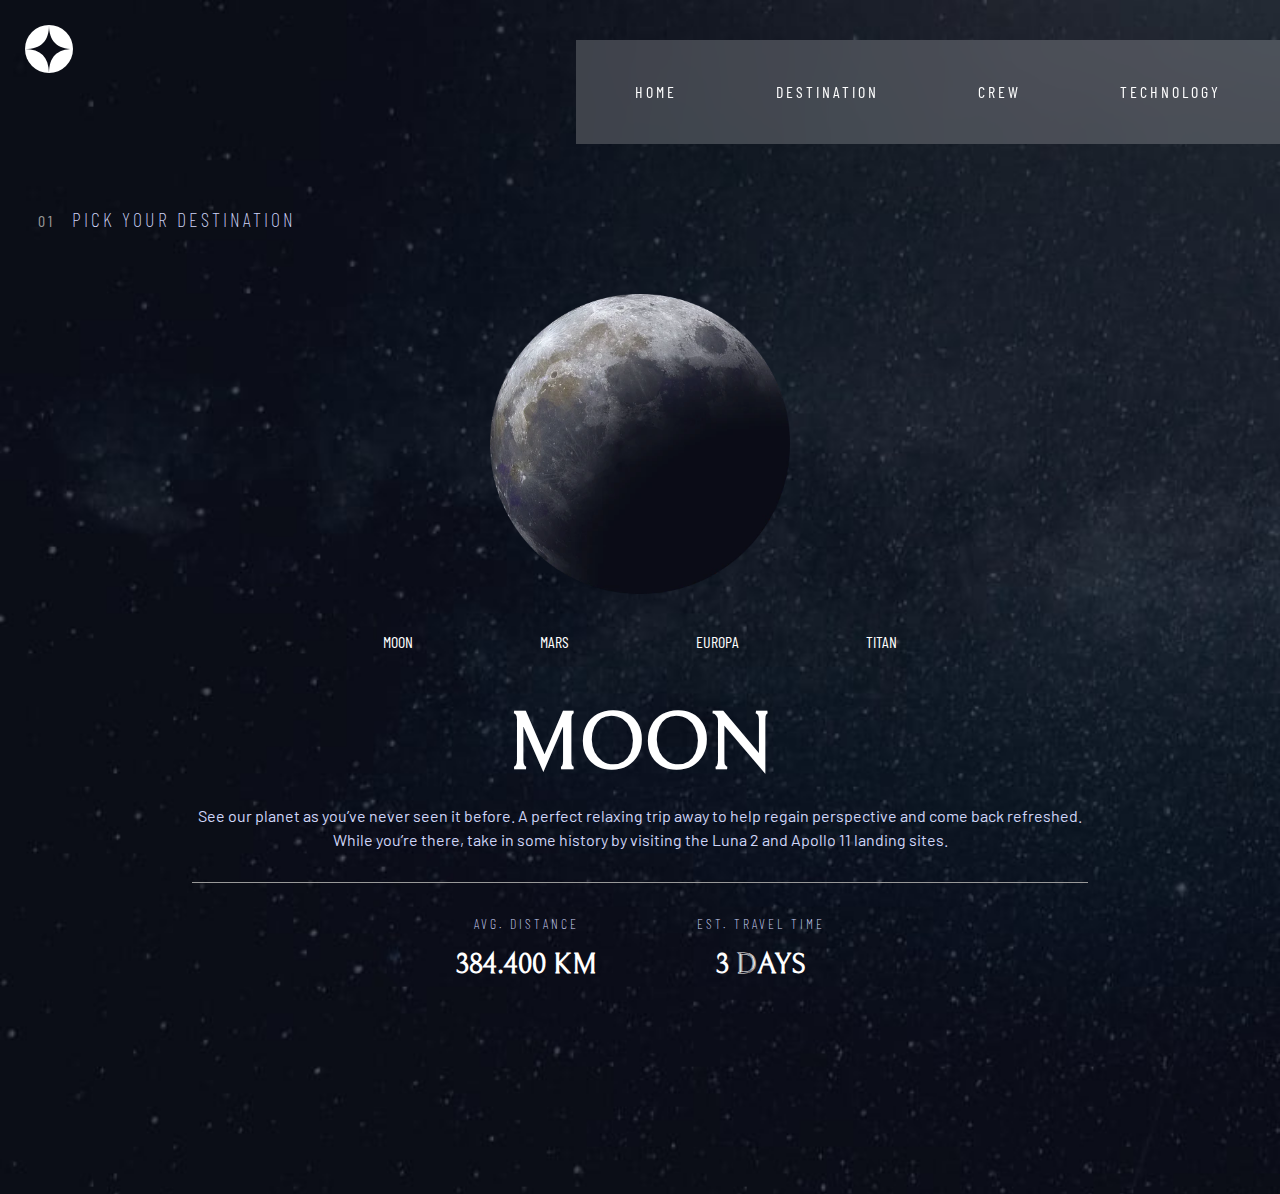
<file: index.html>
<!DOCTYPE html>
<html lang="en">
  <head>
    <meta charset="UTF-8" />
    <meta http-equiv="X-UA-Compatible" content="IE=edge" />
    <meta name="viewport" content="width=device-width, initial-scale=1.0" />
    <title>Space Tourism</title>
    <link rel="preconnect" href="https://fonts.googleapis.com" />
    <link rel="preconnect" href="https://fonts.gstatic.com" crossorigin />
    <link
      href="https://fonts.googleapis.com/css2?family=Barlow&family=Barlow+Condensed:wght@400;600&family=Bellefair&display=swap"
      rel="stylesheet"
    />
    <link rel="stylesheet" href="css/normalize.css" />
    <link rel="stylesheet" href="css/destination.css" />
    <script src="js/index.js" defer></script>
  </head>
  <body>
    <header>
      <figure class="logo"><img src="icons/logo.svg" alt="" /></figure>
      <div id="data-open-menu" class="hamburger">
        <img src="icons/icon-hamburger.svg" alt="" />
      </div>
      <div id="data-close-menu" class="hamburger-close hamburger-visible">
        <img src="icons/icon-close.svg" alt="" />
      </div>
      <nav>
        <ul class="nav-list">
          <li>
            <span>00</span>
            <a href="#">home</a>
          </li>
          <li>
            <span>01</span>
            <a href="#">destination</a>
          </li>
          <li>
            <span>02</span>
            <a href="#">crew</a>
          </li>
          <li>
            <span>03</span>
            <a href="#">technology</a>
          </li>
        </ul>
      </nav>
    </header>

    <main class="destination">
      <h3><span id="alternate--font-color">01</span> pick your destination</h3>
      <figure>
        <img class="planet" src="images/image-moon.webp" alt="" />
      </figure>
      <article class="info-container">
        <section>
          <ul class="planet-selection">
            <li><a href="#">moon</a></li>
            <li><a href="#">mars</a></li>
            <li><a href="#">europa</a></li>
            <li><a href="#">titan</a></li>
          </ul>
        </section>
        <section id="planet-name">
          <h1>moon</h1>
          <p>
            See our planet as you’ve never seen it before. A perfect relaxing
            trip away to help regain perspective and come back refreshed. While
            you’re there, take in some history by visiting the Luna 2 and Apollo
            11 landing sites.
          </p>
        </section>
        <div id="separator"></div>
        <div class="planet-statistics">
          <section>
            <h3>avg. distance</h3>
            <h2>384.400 km</h2>
          </section>
          <section>
            <h3>est. travel time</h3>
            <h2>3 days</h2>
          </section>
        </div>
      </article>
    </main>
  </body>
</html>
</file>
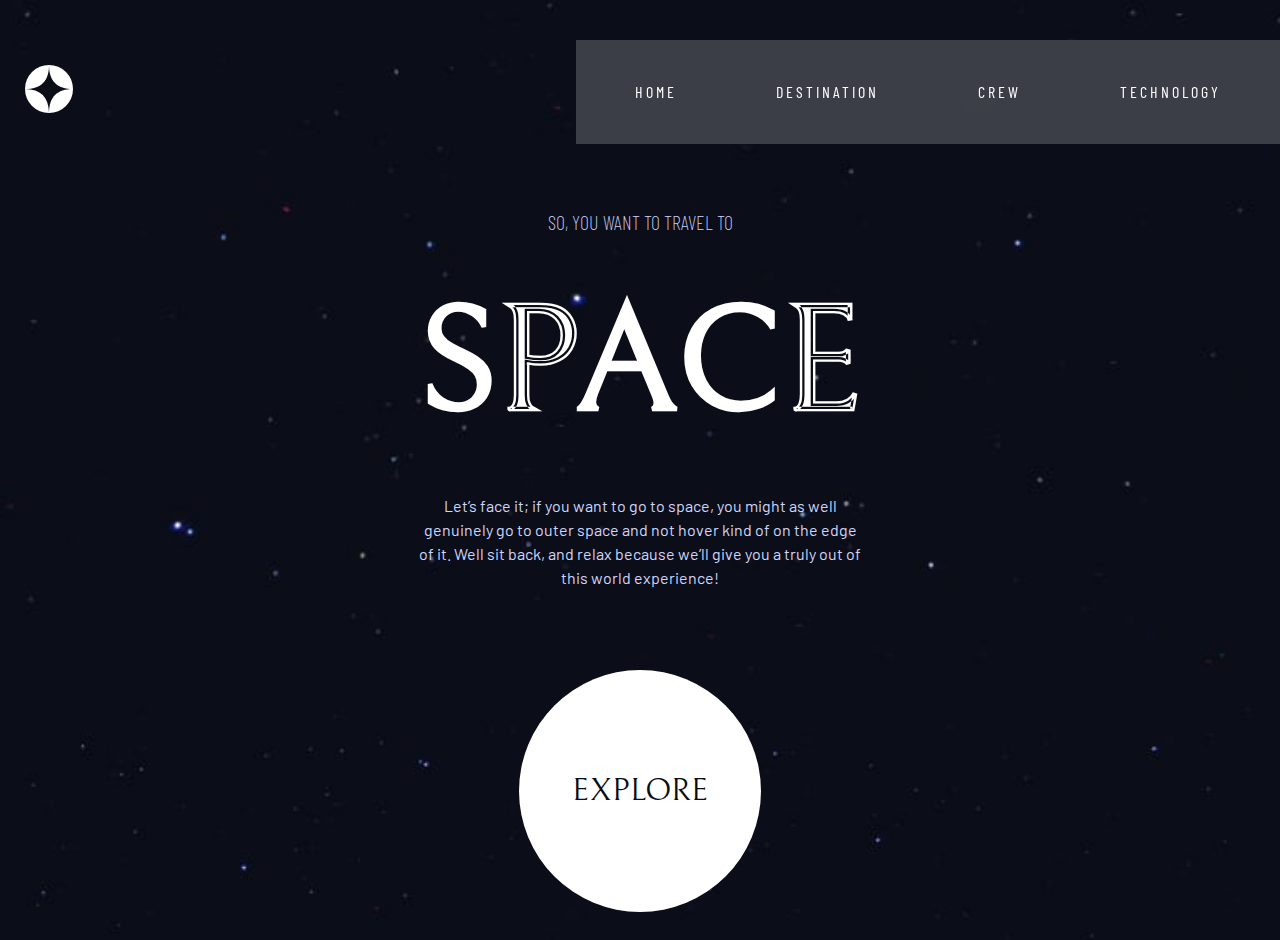
<file: main.html>
<!DOCTYPE html>
<html lang="en">
  <head>
    <meta charset="UTF-8" />
    <meta http-equiv="X-UA-Compatible" content="IE=edge" />
    <meta name="viewport" content="width=device-width, initial-scale=1.0" />
    <title>Space Tourism</title>
    <link rel="preconnect" href="https://fonts.googleapis.com" />
    <link rel="preconnect" href="https://fonts.gstatic.com" crossorigin />
    <link
      href="https://fonts.googleapis.com/css2?family=Barlow&family=Barlow+Condensed:wght@400;600&family=Bellefair&display=swap"
      rel="stylesheet"
    />
    <link rel="stylesheet" href="css/normalize.css" />
    <link rel="stylesheet" href="css/style.css" />
    <script src="js/index.js" defer></script>
  </head>
  <body>
    <header>
      <figure class="logo"><img src="icons/logo.svg" alt="" /></figure>
      <div id="data-open-menu" class="hamburger">
        <img src="icons/icon-hamburger.svg" alt="" />
      </div>
      <div id="data-close-menu" class="hamburger-close hamburger-visible">
        <img src="icons/icon-close.svg" alt="" />
      </div>
      <nav>
        <ul class="nav-list">
          <li>
            <span>00</span>
            <a href="#">home</a>
          </li>
          <li>
            <span>01</span>
            <a href="#">destination</a>
          </li>
          <li>
            <span>02</span>
            <a href="#">crew</a>
          </li>
          <li>
            <span>03</span>
            <a href="#">technology</a>
          </li>
        </ul>
      </nav>
    </header>

    <main>
      <article class="mainpage">
        <h3>so, you want to travel to</h3>
        <h1>space</h1>
        <p>
          Let’s face it; if you want to go to space, you might as well genuinely
          go to outer space and not hover kind of on the edge of it. Well sit
          back, and relax because we’ll give you a truly out of this world
          experience!
        </p>
      </article>
      <figure id="main-explore-container">
        <a href="#">
          <button id="explore">explore</button>
        </a>
      </figure>
    </main>
  </body>
</html>
</file>
<file: css/destination.css>
:root {
  --text-color: #d0d6f9;
  --alternate-font-color: hsl(0, 0%, 60%);
  --font-family-barlow-cond: "Barlow Condensed", sans-serif;
}

*,
*::before,
*::after {
  box-sizing: border-box;
  margin: 0;
  padding: 0;
}

html {
  font-size: 62.5%;
}

body {
  font-size: 1.5rem;
  font-family: "Barlow", sans-serif;
  line-height: 1.5;
  color: var(--text-color);
  text-align: center;

  overflow-inline: hidden;

  max-width: 100vw;
  min-height: 100vh;

  background-image: url(../images/background-destination-mobile.jpg);
  background-repeat: no-repeat;
  background-size: cover;
}

/* ##################################TYPOGRAPHY################################# */

h1,
h2 {
  text-transform: uppercase;
  font-family: "Bellefair", serif;
  color: white;
}

h1 {
  font-size: 8rem;
  margin: 0;
}

h2 {
  font-size: 2.8rem;
}

h3 {
  font-size: 1.6rem;
  font-family: "Barlow Condensed", sans-serif;
  letter-spacing: 3px;
  text-transform: uppercase;
  color: var(--text-color);
  font-weight: 200;
}

@media (min-width: 768px) {
  body {
    font-size: 1.6rem;
    background-image: url(../images/background-destination-tablet.jpg);
  }

  h1 {
    font-size: 8rem;
  }

  h2 {
    font-size: 8rem;
  }

  h3 {
    font-size: 2rem;
  }
}

@media (min-width: 1440px) {
  body {
    font-size: 1.8rem;
    background-image: url(../images/background-destination-desktop.jpg);
  }

  h1 {
    font-size: 10rem;
  }

  h2 {
    font-size: 10rem;
  }

  h3 {
    font-size: 2.8rem;
    word-spacing: 8px;
    letter-spacing: 4.72px;
  }
}

/* #################################### LINKS ############################################ */

a,
a:visited {
  text-decoration: none;
  color: white;
}

/* #################################### NAVBAR ###########################################*/

header {
  height: 15vh;

  z-index: 8888;
}

.logo {
  position: absolute;
  top: 2.5rem;
  left: 2.5rem;
}

.hamburger,
.hamburger-close {
  display: none;

  cursor: pointer;

  position: absolute;
  top: 4rem;
  right: 2.5rem;
  z-index: 9999;
}

nav {
  height: 100%;
  width: 65vw;

  margin-left: auto;

  position: absolute;
  right: 0;
}

.nav-list {
  height: 100%;
  padding: 14rem 0 0 3rem;

  list-style: none;
  font-family: var(--font-family-barlow-cond);
  letter-spacing: 3px;
  font-size: 1.6rem;
  text-transform: uppercase;
  text-align: left;

  background-color: hsla(0, 0%, 100%, 0.2);
  backdrop-filter: blur(20px);

  display: flex;
  flex-direction: column;

  gap: 3rem;

  transform: translateX(0);
  transition: 0.5s ease-in;
}

@supports (backdrop-filter: blur(20px)) {
  .nav-list {
    background-color: hsla(0, 0%, 100%, 0.2);
    backdrop-filter: blur(20px);
  }
}

.nav-list li > span {
  font-weight: bolder;
  margin-right: 1rem;
  font-size: 2rem;
}

.hide {
  transform: translateX(80vw);
  opacity: 0.2;
}

.hamburger-visible {
  display: block;
}

@media (min-width: 768px) {
  header {
    margin-top: 4rem;
    margin-bottom: 15rem;
    height: fit-content;
  }

  nav {
    height: 100%;
    width: 55vw;

    position: inherit;
  }

  .nav-list {
    height: 100%;
    width: 100%;
    padding: 4rem 2rem;

    flex-direction: row;
    justify-content: space-around;
    gap: 2rem;

    transform: translateX(0);
    opacity: 1;
  }

  .nav-list li > span {
    display: none;
  }

  .nav-list > li {
    position: relative;
  }

  .nav-list > li::after {
    content: "";
    display: none;
    width: 100%;
    height: 3px;
    background-color: white;

    position: absolute;
    bottom: -4rem;
  }

  .nav-list > li:hover::after {
    display: block;
  }

  .hamburger,
  .hamburger-close {
    display: none;
  }
}

@media (min-width: 1440px) {
  header {
    margin-bottom: 30rem;
  }

  .nav {
    position: inherit;
  }

  .nav-list {
    padding: 4rem 3rem;
  }

  .nav-list li > span {
    display: inline-block;
  }
}

/* ..............::::::::::: [ MOON ] :::::::::::::............... */

.destination {
  width: 70vw;
  min-height: 100vh;

  margin-inline: auto;

  display: flex;
  flex-direction: column;
  gap: 3rem;
}

#alternate--font-color {
  color: var(--alternate-font-color);
  font-weight: bolder;
  margin-right: 1rem;
  font-size: 1.6rem;
}

.planet {
  width: 170px;
  aspect-ratio: 1;
}

.info-container {
  display: flex;
  flex-direction: column;
  gap: 3rem;
}

.planet-selection {
  list-style: none;
  text-transform: uppercase;
  font-size: 1.4rem;
  font-family: var(--font-family-barlow-cond);

  display: flex;
  justify-content: space-around;
}

.planet-selection > li {
  position: relative;
}

.planet-selection > li::after {
  content: "";
  display: none;
  height: 2px;
  width: 100%;
  background-color: white;

  position: absolute;
  bottom: -9px;
  left: 0;
}

.planet-selection > li:hover::after {
  display: block;
}

#separator {
  height: 1px;
  background-color: var(--alternate-font-color);
}

.planet-statistics {
  margin-bottom: 6rem;

  display: flex;
  flex-direction: column;
  gap: 3rem;
}

.planet-statistics section > h3 {
  margin-bottom: 1rem;
}

@media (min-width: 768px) {
  .destination {
    position: relative;
  }

  .destination > h3 {
    position: absolute;
    top: -9rem;
    left: -12vw;
  }

  .planet {
    width: 300px;
  }

  .planet-selection {
    font-size: 1.6rem;
    width: 50vw;
    margin-inline: auto;
  }

  .planet-statistics {
    margin-bottom: 2rem;
    margin-inline: auto;
    flex-direction: row;
    gap: 10rem;
  }

  .planet-statistics section > h3 {
    font-size: 1.4rem;
  }

  .planet-statistics section > h2 {
    font-size: 2.8rem;
  }
}

@media (min-width: 1440px) {
  .destination {
    display: grid;
    grid-template-columns: 1fr 1fr;
  }

  .planet {
    width: 445px;
  }

  .info-container {
    text-align: left;
    gap: 4rem;
  }

  .planet-selection {
    width: 100%;
    margin-inline: 0;
    justify-content: flex-start;
    gap: 6rem;
  }

  #separator {
    margin-top: 5rem;
    width: 75%;
  }

  #planet-name {
    width: 45ch;
  }

  .planet-statistics {
    margin-inline: 0;
  }

  .destination > h3 {
    left: 3vw;
    top: -15rem;
  }
}
</file>
<file: css/style.css>
:root {
  --text-color: #d0d6f9;
  --font-family-barlow-cond: "Barlow Condensed", sans-serif;
}

*,
*::before,
*::after {
  box-sizing: border-box;
  margin: 0;
  padding: 0;
}

html {
  font-size: 62.5%;
}

body {
  font-size: 1.5rem;
  font-family: "Barlow", sans-serif;
  line-height: 1.5;
  color: var(--text-color);
  text-align: center;

  overflow: hidden;

  max-width: 100vw;
  height: 100vh;

  background-image: url(../images/background-home-mobile.jpg);
  background-repeat: no-repeat;
  background-size: cover;
}

/* ##################################TYPOGRAPHY################################# */

h1,
h2 {
  text-transform: uppercase;
  font-family: "Bellefair", serif;
  color: white;
}

h1 {
  font-size: 8rem;
  margin: 0;
}

h2 {
  font-size: 5.6rem;
}

h3 {
  font-size: 1.6rem;
  font-family: "Barlow Condensed", sans-serif;
  text-transform: uppercase;
  color: var(--text-color);
  font-weight: 200;
}

@media (min-width: 768px) {
  body {
    font-size: 1.6rem;
    background-image: url(../images/background-home-tablet.jpg);
  }

  h1 {
    font-size: 15rem;
  }

  h2 {
    font-size: 8rem;
  }

  h3 {
    font-size: 2rem;
  }
}

@media (min-width: 1440px) {
  body {
    font-size: 1.8rem;
    background-image: url(../images/background-home-desktop.jpg);
  }

  h2 {
    font-size: 10rem;
  }

  h3 {
    font-size: 2.8rem;
    word-spacing: 8px;
    letter-spacing: 4.72px;
  }
}

/* #################################### LINKS ############################################ */

a,
a:visited {
  text-decoration: none;
  color: white;
}

/* #################################### NAVBAR ###########################################*/

header {
  height: 100%;

  position: relative;
  z-index: 8888;
}

.logo {
  position: absolute;
  top: 2.5rem;
  left: 2.5rem;
}

.hamburger,
.hamburger-close {
  display: none;

  cursor: pointer;

  position: absolute;
  top: 4rem;
  right: 2.5rem;
  z-index: 9999;
}

nav {
  height: 100%;
  width: 65vw;

  margin-left: auto;

  position: absolute;
  right: 0;
}

.nav-list {
  height: 100vh;
  padding: 14rem 0 0 3rem;

  list-style: none;
  font-family: var(--font-family-barlow-cond);
  letter-spacing: 3px;
  font-size: 1.6rem;
  text-transform: uppercase;
  text-align: left;

  background-color: hsla(0, 0%, 100%, 0.2);
  backdrop-filter: blur(20px);

  display: flex;
  flex-direction: column;

  gap: 3rem;

  transform: translateX(0);
  transition: 0.5s ease-in;
}

@supports (backdrop-filter: blur(20px)) {
  .nav-list {
    background-color: hsla(0, 0%, 100%, 0.2);
    backdrop-filter: blur(20px);
  }
}

.nav-list li > span {
  font-weight: bolder;
  margin-right: 1rem;
  font-size: 2rem;
}

.hide {
  transform: translateX(80vw);
  opacity: 0.2;
}

.hamburger-visible {
  display: block;
}

@media (min-width: 768px) {
  header {
    margin-top: 4rem;
    height: fit-content;
  }

  nav {
    height: 100%;
    width: 55vw;

    position: inherit;
  }

  .nav-list {
    height: 100%;
    width: 100%;
    padding: 4rem 2rem;

    flex-direction: row;
    justify-content: space-around;
    gap: 2rem;

    transform: translateX(0);
    opacity: 1;
  }

  .nav-list li > span {
    display: none;
  }

  .nav-list > li {
    position: relative;
  }

  .nav-list > li::after {
    content: "";
    display: none;
    width: 100%;
    height: 3px;
    background-color: white;

    position: absolute;
    bottom: -4rem;
  }

  .nav-list > li:hover::after {
    display: block;
  }

  .hamburger,
  .hamburger-close {
    display: none;
  }
}

@media (min-width: 1440px) {
  .nav {
    position: inherit;
  }

  .nav-list {
    padding: 4rem 3rem;
  }

  .nav-list li > span {
    display: inline-block;
  }
}

/* ##################################### MAIN PAGE #################################### */

.mainpage {
  display: flex;
  flex-direction: column;
  gap: 1.6rem;

  padding-inline: 2.2rem;
  margin-top: 15vh;
}

#main-explore-container {
  margin-top: 8rem;
}

#explore {
  width: 150px;
  aspect-ratio: 1;
  background-color: white;

  font-family: "Bellefair", serif;
  color: #0b0d17;
  text-transform: uppercase;
  font-size: 2rem;

  cursor: pointer;

  border: 0;
  border-radius: 50%;
}

@media (min-width: 768px) {
  .mainpage {
    margin-top: 7vh;
  }

  .mainpage > p {
    width: 50ch;
    margin-inline: auto;
  }

  #explore {
    width: 242px;
    font-size: 3.2rem;
  }
}

@media (min-width: 1440px) {
  .mainpage {
    width: 40vw;
    margin-top: 22vh;
  }

  .mainpage > p {
    text-align: left;
  }

  #main-explore-container {
    margin: 0;

    position: absolute;
    bottom: 20rem;
    right: 40rem;
  }

  #explore {
    width: 274px;
  }
}
</file>
